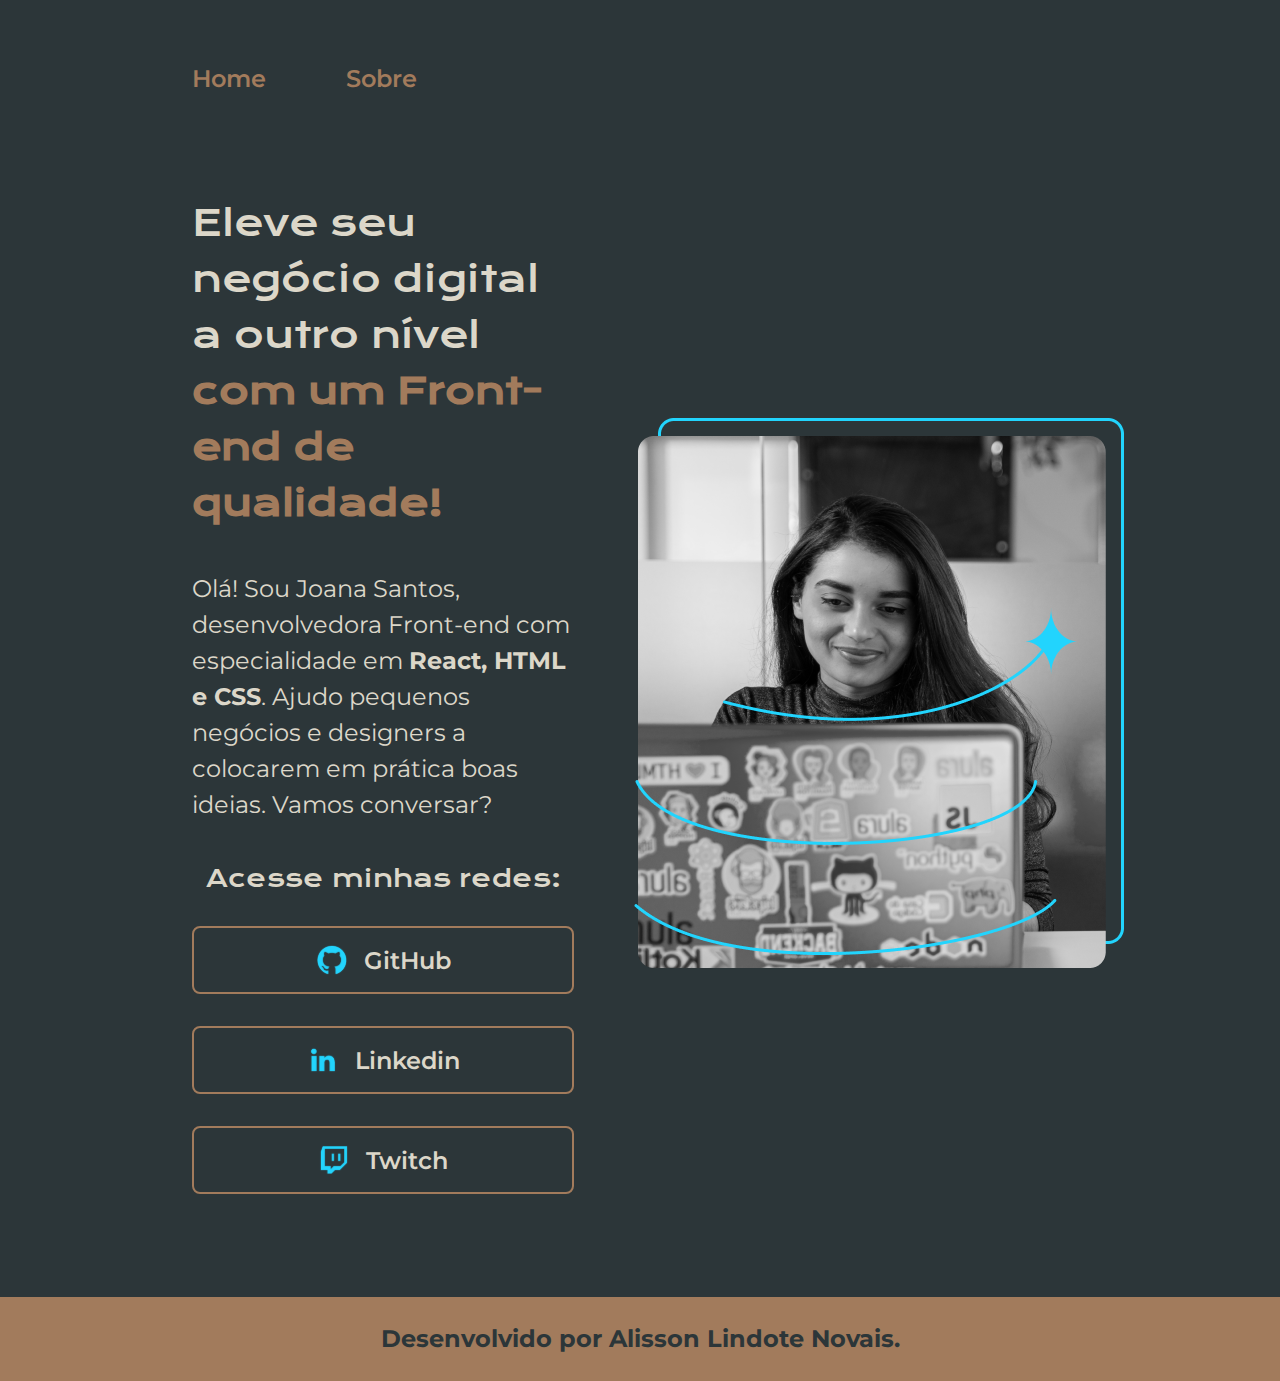
<file: index.html>
<!DOCTYPE html>
<html lang="pt-br">
<head>
    <meta charset="UTF-8"> 
    <meta http-equiv="X-UA-Compatible" content="IE=edge">
    <meta name="viewport" content="width=device-width, initial-scale=1.0">
    <link rel="stylesheet" href="./styles/style.css">
    <title>Portifolio</title>
</head>
<body>
    <header class="cabecalho">
        <nav class="cabecalho__menu">
            <a class="cabecalho__menu__link" href="./index.html">Home</a>
            <a class="cabecalho__menu__link" href="./about.html">Sobre</a>            
        </nav>
    </header>
    <main class="apresentacao">
        <section class="apresentacao__conteudo">
            <h1 class="apresentacao__conteudo__titulo">Eleve seu negócio digital a outro nível<strong class="titulo-destaque"> com um Front-end de qualidade!</strong></h1>
            <p class="apresentacao__conteudo__paragrafo">Olá! Sou Joana Santos, desenvolvedora Front-end com especialidade em <strong>React, HTML e CSS</strong>. Ajudo pequenos negócios e designers a 
            colocarem em prática boas ideias. Vamos conversar?</p>
            <div class="apresentacao__conteudo__botoes">
                <h2 class="apresentacao__conteudo__subtitulo">Acesse minhas redes:</h2>
                <a class="conteudo__botao" href="https://github.com/lindotex"><img src="./assets/svg/Logo Github.svg"> GitHub</a>
                <a class="conteudo__botao" href="https://www.linkedin.com/in/alissonlindote/"><img src="./assets/svg/Logo linkedin.svg"> Linkedin</a>
                <a class="conteudo__botao" href="https://www.twitch.tv/lindoten/videos"><img src="./assets/svg/Logo Twitch.svg"> Twitch</a>
            </div>            
        </section>
        <section>
            <img src="./assets/Imagem.png" alt="Foto da Joana Santos programando">
        </section>
    </main>
    <footer>
        <h4>Desenvolvido por Alisson Lindote Novais.</h4>
    </footer>
</body>
</html>
</file>
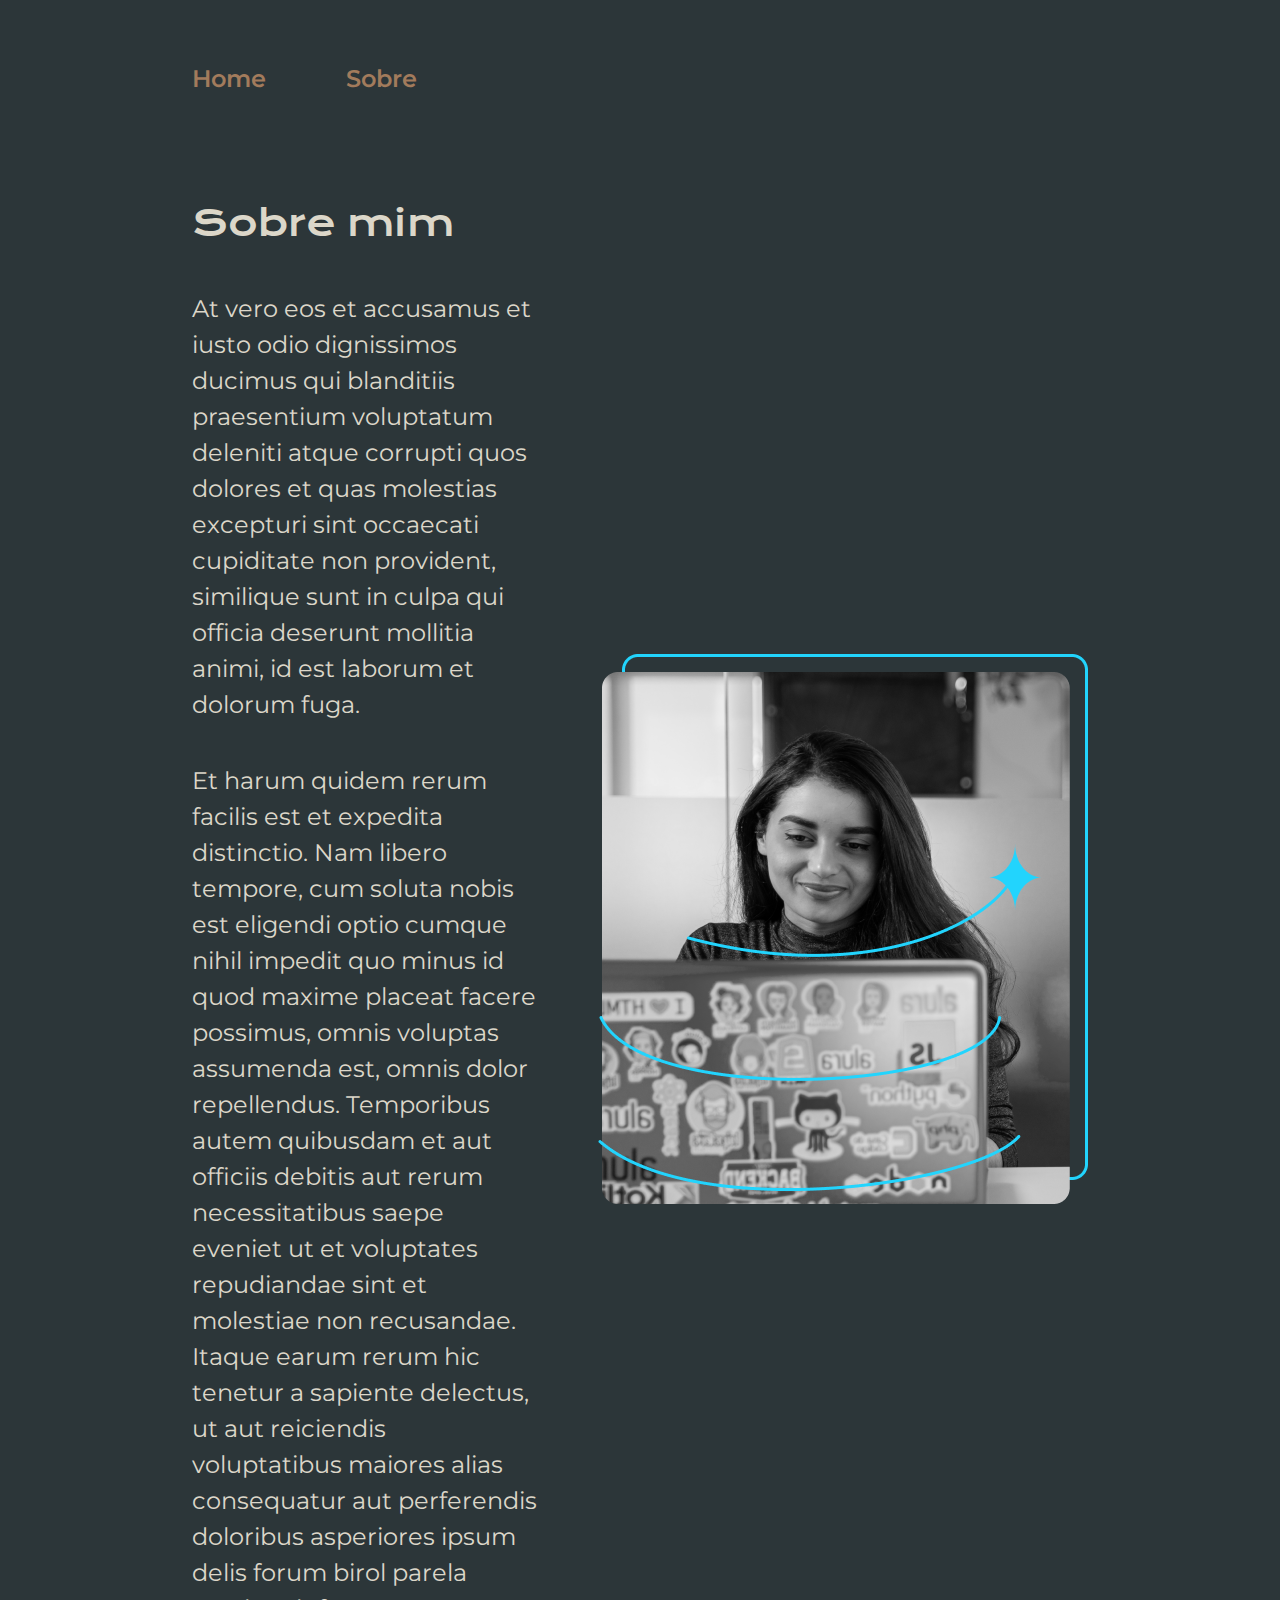
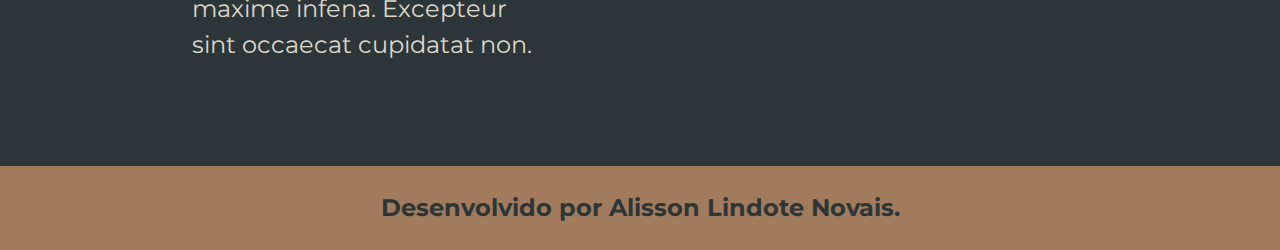
<file: about.html>
<!DOCTYPE html>
<html lang="pt-br">
<head>
    <meta charset="UTF-8"> 
    <meta http-equiv="X-UA-Compatible" content="IE=edge">
    <meta name="viewport" content="width=device-width, initial-scale=1.0">
    <link rel="stylesheet" href="./styles/style.css">
    <title>Sobre mim</title>
</head>
<body>
    <header class="cabecalho">
        <nav class="cabecalho__menu">
            <a class="cabecalho__menu__link" href="./index.html">Home</a>
            <a class="cabecalho__menu__link"  href="./about.html">Sobre</a>            
        </nav>
    </header>
    <main class="apresentacao">
       <section class="apresentacao__conteudo">
            <h1 class="apresentacao__conteudo__titulo">Sobre mim</h1>
            <p class="apresentacao__conteudo__paragrafo">At vero eos et accusamus et iusto odio dignissimos ducimus qui blanditiis praesentium voluptatum deleniti atque corrupti quos dolores et quas molestias excepturi sint occaecati cupiditate non provident, similique sunt in culpa qui officia deserunt mollitia animi, id est laborum et dolorum fuga.</p>
            <p class="apresentacao__conteudo__paragrafo">Et harum quidem rerum facilis est et expedita distinctio. Nam libero tempore, cum soluta nobis est eligendi optio cumque nihil impedit quo minus id quod maxime placeat facere possimus, omnis voluptas assumenda est, omnis dolor repellendus. Temporibus autem quibusdam et aut officiis debitis aut rerum necessitatibus saepe eveniet ut et voluptates repudiandae sint et molestiae non recusandae. Itaque earum rerum hic tenetur a sapiente delectus, ut aut reiciendis voluptatibus maiores alias consequatur aut perferendis doloribus asperiores ipsum delis forum birol parela maxime infena. Excepteur sint occaecat cupidatat non.
            </p>
       </section>
       <img src="./assets/Imagem.png" alt="Foto da Joana Santos programando">
    </main>
    <footer>
        <h4>Desenvolvido por Alisson Lindote Novais.</h4>
    </footer>
</body>
</html>
</file>
<file: styles/style.css>
@import url('https://fonts.googleapis.com/css2?family=Krona+One&family=Montserrat:wght@400;600&display=swap');

:root {
    --primaria:#dcd7c9;
    --secundaria:#2c3639;
    --terciaria:#a27b5c;
    --cor-hover:#3f4e4f;

    --fonte-primaria: 'Krona One', sans-serif;
    --fonte-secundaria: 'Montserrat', sans-serif;
}

* {
    /*RESET CSS*/
    margin: 0;
    padding: 0;
}

body{
    background-color: var(--secundaria);
    color: var(--primaria);
    box-sizing: border-box;  
}

a {
    display: flex;
    align-items: center;
    justify-content: center;
    gap: 16px;
}

main {
    height: 100%;
}

footer {
    background-color: var(--terciaria);
    color: var(--secundaria);
    text-align: center;
    padding: 24px;
    font-family: var(--fonte-secundaria);
    font-size: 24px;
    font-style: normal;
    font-weight: 400;
    line-height: 36px;
}

.cabecalho {
    padding: 5% 0 0 15%;
}

.cabecalho__menu {
    display: flex;
    gap: 80px;
}
.cabecalho__menu__link {
    color: var(--Azul-claro, var(--terciaria));
    font-family: var(--fonte-secundaria);
    font-size: 24px;
    font-style: normal;
    font-weight: 600;
    line-height: normal;
    text-decoration: none;
}

.apresentacao {
    display: flex;
    align-items: center;
    /* margin: 10% 15%; */
    padding: 8% 15%;
    gap: 60px;
}

.titulo-destaque {
    color: var(--terciaria);
}

.apresentacao__conteudo {
    width: 615px;
    display: flex;
    flex-direction: column;
    gap: 40px;


}

.apresentacao__conteudo__titulo {
    font-family: var(--fonte-primaria);
    font-size: 36px;
    font-style: normal;
    font-weight: 400;
    line-height: 56px;
}

.apresentacao__conteudo__paragrafo {
    font-family: var(--fonte-secundaria);
    font-size: 24px;
    font-style: normal;
    font-weight: 400;
    line-height: 36px; /* 150% */
}

.apresentacao__conteudo__botoes{
    display: flex;
    flex-direction: column;
    align-items: center;
    justify-content: space-between;
    gap: 32px;
}

.apresentacao__conteudo__subtitulo {
    font-family: var(--fonte-primaria);
    font-weight: 400;
    size: 24px;
}

.conteudo__botao {
    font-family: var(--fonte-secundaria);
    color: var(--primaria);
    background-color: none;
    width: 378px;
    vertical-align: middle;
    align-content: center;
    text-align: center;
    border: 2px solid var(--terciaria);
    border-radius: 8px;
    font-size: 24px;
    padding: 16px 0;
    text-decoration: none;
    font-weight: 600;
}
.conteudo__botao:hover {
    border: 3px dashed var(--primaria);
    background-color: #272727;
    color: var(--primaria);
}
</file>
